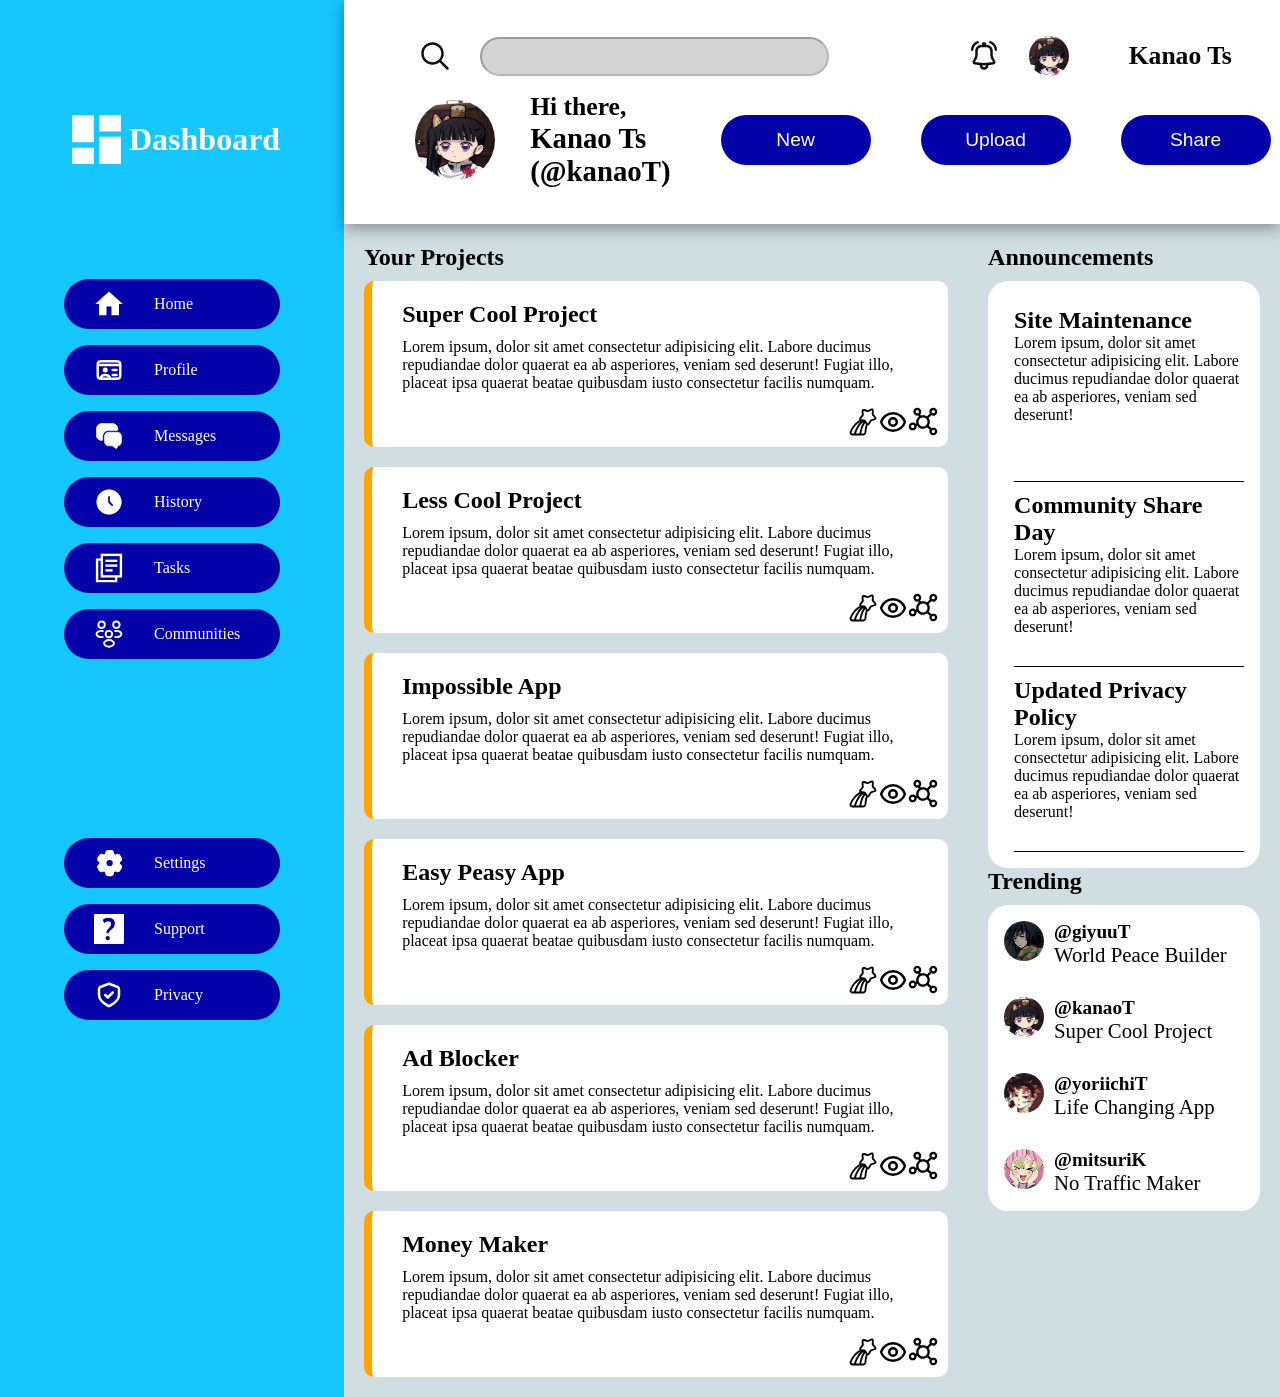
<file: index.html>
<!DOCTYPE html>
<html lang="en">
<head>
    <meta charset="UTF-8">
    <meta name="viewport" content="width=device-width, initial-scale=1.0">
    <link rel="stylesheet" href="css/style.css">
    <title>Admin Dashboard</title>
</head>
<body>
    <main>
        <nav>
            <ul class="logo">
                <li>
                <img src="images/icons/sidebar-svg/dashboard.svg">
                <h1>Dashboard</h1>
                </li>
            </ul>
            <ul class="middle">
                <li>
                    <img class="resize" src="images/icons/sidebar-svg/home.svg">
                    <p>Home</p>
                </li>
                <li>
                    <img class="resize" src="images/icons/sidebar-svg/id.svg">
                    <p>Profile</p>
                </li>
                <li>
                    <img class="resize" src="images/icons/sidebar-svg/messages.svg">
                    <p>Messages</p>
                </li>
                <li>
                    <img class="resize" src="images/icons/sidebar-svg/clock.png">
                    <p>History</p>
                </li>
                <li>
                    <img class="resize" src="images/icons/sidebar-svg/tasks.svg">
                    <p>Tasks</p>
                </li>
                <li>
                    <img class="resize" src="images/icons/sidebar-svg/communities.svg">
                    <p>Communities</p>
                </li>
            </ul>
            <ul class="bottom">
                <li>
                    <img class="resize" src="images/icons/sidebar-svg/settings.svg">
                    <p>Settings</p>
                </li>
                <li>
                    <img class="resize" src="images/icons/sidebar-svg/support.svg">
                    <p>Support</p>
                </li>
                <li>
                    <img class="resize" src="images/icons/sidebar-svg/privacy.svg">
                    <p>Privacy</p>
                </li>
                <li>
            </ul>
        </nav>
        <header>
            <div class="header-top">
                <img class="resize" src="images/icons/header-svg/search.svg">
                <input type="text" class="input" disabled>
                <img class="resize" src="images/icons/header-svg/alert.svg">
                <img class="pfp" src="images/icons/pfp/kanao.jfif">
                <p>Kanao Ts</p>
            </div>
            <div class="header-bottom">
                <img class="pfp2" src="images/icons/pfp/kanao.jfif">
                <div class="welcome">
                    <h6>Hi there,</h6>
                    <p>Kanao Ts (@kanaoT)</p>
                </div>
                <div class="btn">
                <button class="button">New</button>
                <button class="button">Upload</button>
                <button class="button">Share</button>
            </div>
            </div>
        </header>
        <section class="project-section">
            <h2>Your Projects</h2>

            <div class="projects">
            <div class="project">
                <h2>Super Cool Project</h2>
                <p>Lorem ipsum, dolor sit amet consectetur adipisicing 
                elit. Labore ducimus repudiandae dolor quaerat ea ab asperiores, 
                veniam sed deserunt! Fugiat illo, placeat ipsa quaerat beatae 
                quibusdam iusto consectetur facilis numquam.</p>
                <div class="images">
                <img class="resize" src="images/icons/maincontainer-svg/star.svg">
                <img class="resize" src="images/icons/maincontainer-svg/eye.svg">
                <img class="resize" src="images/icons/maincontainer-svg/network.svg">
                </div>
            </div>

            <div class="project">
                <h2>Less Cool Project</h2>
                <p>Lorem ipsum, dolor sit amet consectetur adipisicing 
                elit. Labore ducimus repudiandae dolor quaerat ea ab asperiores, 
                veniam sed deserunt! Fugiat illo, placeat ipsa quaerat beatae 
                quibusdam iusto consectetur facilis numquam.</p>
                <div class="images">
                <img class="resize" src="images/icons/maincontainer-svg/star.svg">
                <img class="resize" src="images/icons/maincontainer-svg/eye.svg">
                <img class="resize" src="images/icons/maincontainer-svg/network.svg">
                </div>
            </div>

            <div class="project">
                <h2>Impossible App</h2>
                <p>Lorem ipsum, dolor sit amet consectetur adipisicing 
                elit. Labore ducimus repudiandae dolor quaerat ea ab asperiores, 
                veniam sed deserunt! Fugiat illo, placeat ipsa quaerat beatae 
                quibusdam iusto consectetur facilis numquam.</p>
                <div class="images">
                <img class="resize" src="images/icons/maincontainer-svg/star.svg">
                <img class="resize" src="images/icons/maincontainer-svg/eye.svg">
                <img class="resize" src="images/icons/maincontainer-svg/network.svg">
                </div>
            </div>

            <div class="project">
                <h2>Easy Peasy App</h2>
                <p>Lorem ipsum, dolor sit amet consectetur adipisicing 
                elit. Labore ducimus repudiandae dolor quaerat ea ab asperiores, 
                veniam sed deserunt! Fugiat illo, placeat ipsa quaerat beatae 
                quibusdam iusto consectetur facilis numquam.</p>
                <div class="images">
                <img class="resize" src="images/icons/maincontainer-svg/star.svg">
                <img class="resize" src="images/icons/maincontainer-svg/eye.svg">
                <img class="resize" src="images/icons/maincontainer-svg/network.svg">
                </div>
            </div>

            <div class="project">
                <h2>Ad Blocker</h2>
                <p>Lorem ipsum, dolor sit amet consectetur adipisicing 
                elit. Labore ducimus repudiandae dolor quaerat ea ab asperiores, 
                veniam sed deserunt! Fugiat illo, placeat ipsa quaerat beatae 
                quibusdam iusto consectetur facilis numquam.</p>
                <div class="images">
                <img class="resize" src="images/icons/maincontainer-svg/star.svg">
                <img class="resize" src="images/icons/maincontainer-svg/eye.svg">
                <img class="resize" src="images/icons/maincontainer-svg/network.svg">
                </div>  
            </div>

            <div class="project">
                <h2>Money Maker</h2>
                <p>Lorem ipsum, dolor sit amet consectetur adipisicing 
                elit. Labore ducimus repudiandae dolor quaerat ea ab asperiores, 
                veniam sed deserunt! Fugiat illo, placeat ipsa quaerat beatae 
                quibusdam iusto consectetur facilis numquam.</p>
                <div class="images">
                <img class="resize" src="images/icons/maincontainer-svg/star.svg">
                <img class="resize" src="images/icons/maincontainer-svg/eye.svg">
                <img class="resize" src="images/icons/maincontainer-svg/network.svg">
                </div>
            </div>
        </div>
        </section>
        <section class="right-side">
            <div class="main-right-top">
                <div class="title">
                <h2>Announcements</h2>
                </div>
    
                <div class="announcements">
                    <div class="card-one">
                    <h2>Site Maintenance</h2>
                    <p>Lorem ipsum, dolor sit amet consectetur adipisicing 
                        elit. Labore ducimus repudiandae dolor quaerat ea ab asperiores, 
                        veniam sed deserunt!</p>
                    </div>

                    <div class="card-two">
                    <h2>Community Share Day</h2>
                    <p>Lorem ipsum, dolor sit amet consectetur adipisicing 
                            elit. Labore ducimus repudiandae dolor quaerat ea ab asperiores, 
                            veniam sed deserunt!</p>
                    </div>
                    
                    <div class="card-three">
                    <h2>Updated Privacy Policy</h2>
                    <p>Lorem ipsum, dolor sit amet consectetur adipisicing 
                                elit. Labore ducimus repudiandae dolor quaerat ea ab asperiores, 
                                veniam sed deserunt!</p>
                    </div>
                </div>
                
            </div>
    
            <div class="main-right-bottom">
                <div class="title">
                <h2>Trending</h2>
                </div>
    
                <div class="people">
                <div class="user">
                <img class="pfp" src="images/icons/pfp/giyuu.jpg">
                <div class="names">
                    <h6>@giyuuT</h6>
                    <p>World Peace Builder</p>
                </div>
                </div>
    
                <div class="user">
                <img class="pfp" src="images/icons/pfp/kanao.jfif">
                <div class="names">
                    <h6>@kanaoT</h6>
                    <p>Super Cool Project</p>
                </div>
                </div>
    
                <div class="user">
                <img class="pfp" src="images/icons/pfp/yoriichi.jpg">
                <div class="names">
                    <h6>@yoriichiT</h6>
                    <p>Life Changing App</p>
                </div>
                </div>
    
                <div class="user">
                <img class="pfp" src="images/icons/pfp/kanroji.jpg">
                <div class="names">
                    <h6>@mitsuriK</h6>
                    <p>No Traffic Maker</p>
                </div>
                </div>
                </div>
                
            </div>
        </section>
    </main>
    
</body>
</html>
</file>
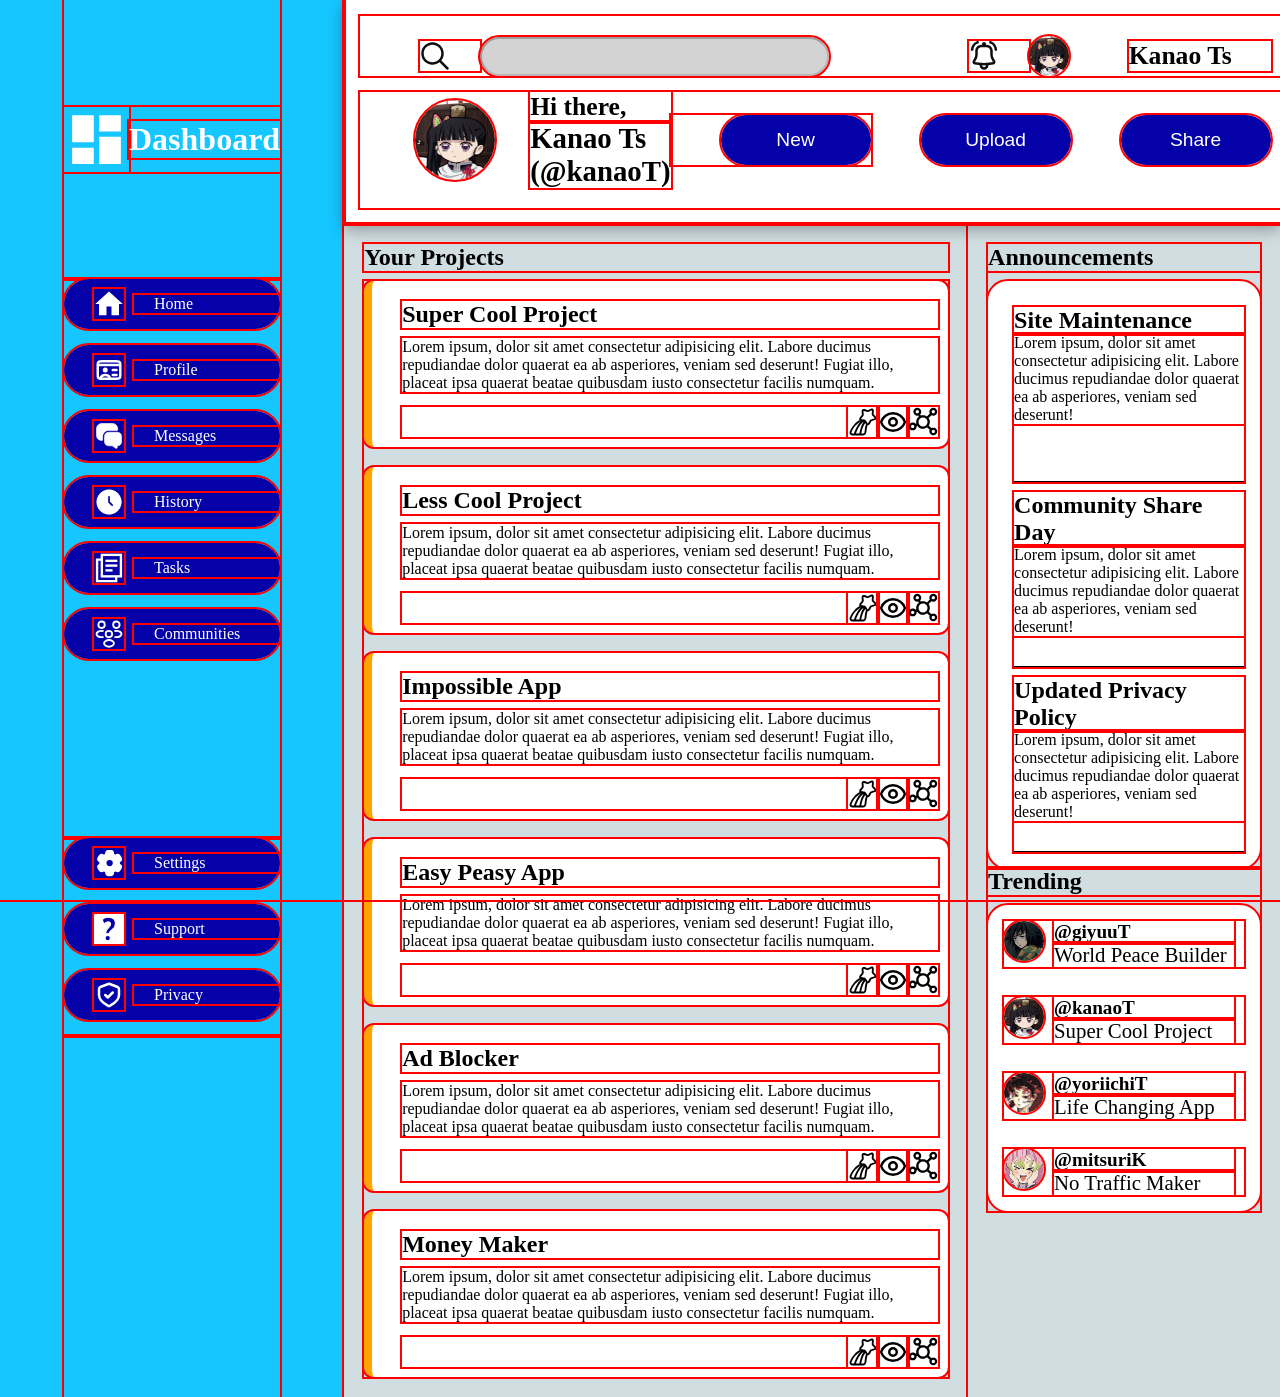
<file: index2.html>
<!DOCTYPE html>
<html lang="en">
<head>
    <meta charset="UTF-8">
    <meta name="viewport" content="width=device-width, initial-scale=1.0">
    <link rel="stylesheet" href="css/style2.css">
    <title>Admin Dashboard</title>
</head>
<body>
    <main>
        <nav>
            <ul class="logo">
                <li>
                <img src="images/icons/sidebar-svg/dashboard.svg">
                <h1>Dashboard</h1>
                </li>
            </ul>
            <ul class="middle">
                <li>
                    <img class="resize" src="images/icons/sidebar-svg/home.svg">
                    <p>Home</p>
                </li>
                <li>
                    <img class="resize" src="images/icons/sidebar-svg/id.svg">
                    <p>Profile</p>
                </li>
                <li>
                    <img class="resize" src="images/icons/sidebar-svg/messages.svg">
                    <p>Messages</p>
                </li>
                <li>
                    <img class="resize" src="images/icons/sidebar-svg/clock.png">
                    <p>History</p>
                </li>
                <li>
                    <img class="resize" src="images/icons/sidebar-svg/tasks.svg">
                    <p>Tasks</p>
                </li>
                <li>
                    <img class="resize" src="images/icons/sidebar-svg/communities.svg">
                    <p>Communities</p>
                </li>
            </ul>
            <ul class="bottom">
                <li>
                    <img class="resize" src="images/icons/sidebar-svg/settings.svg">
                    <p>Settings</p>
                </li>
                <li>
                    <img class="resize" src="images/icons/sidebar-svg/support.svg">
                    <p>Support</p>
                </li>
                <li>
                    <img class="resize" src="images/icons/sidebar-svg/privacy.svg">
                    <p>Privacy</p>
                </li>
                <li>
            </ul>
        </nav>
        <header>
            <div class="header-top">
                <img class="resize" src="images/icons/header-svg/search.svg">
                <input type="text" class="input" disabled>
                <img class="resize" src="images/icons/header-svg/alert.svg">
                <img class="pfp" src="images/icons/pfp/kanao.jfif">
                <p>Kanao Ts</p>
            </div>
            <div class="header-bottom">
                <img class="pfp2" src="images/icons/pfp/kanao.jfif">
                <div class="welcome">
                    <h6>Hi there,</h6>
                    <p>Kanao Ts (@kanaoT)</p>
                </div>
                <div class="btn">
                <button class="button">New</button>
                <button class="button">Upload</button>
                <button class="button">Share</button>
            </div>
            </div>
        </header>
        <section class="project-section">
            <h2>Your Projects</h2>

            <div class="projects">
            <div class="project">
                <h2>Super Cool Project</h2>
                <p>Lorem ipsum, dolor sit amet consectetur adipisicing 
                elit. Labore ducimus repudiandae dolor quaerat ea ab asperiores, 
                veniam sed deserunt! Fugiat illo, placeat ipsa quaerat beatae 
                quibusdam iusto consectetur facilis numquam.</p>
                <div class="images">
                <img class="resize" src="images/icons/maincontainer-svg/star.svg">
                <img class="resize" src="images/icons/maincontainer-svg/eye.svg">
                <img class="resize" src="images/icons/maincontainer-svg/network.svg">
                </div>
            </div>

            <div class="project">
                <h2>Less Cool Project</h2>
                <p>Lorem ipsum, dolor sit amet consectetur adipisicing 
                elit. Labore ducimus repudiandae dolor quaerat ea ab asperiores, 
                veniam sed deserunt! Fugiat illo, placeat ipsa quaerat beatae 
                quibusdam iusto consectetur facilis numquam.</p>
                <div class="images">
                <img class="resize" src="images/icons/maincontainer-svg/star.svg">
                <img class="resize" src="images/icons/maincontainer-svg/eye.svg">
                <img class="resize" src="images/icons/maincontainer-svg/network.svg">
                </div>
            </div>

            <div class="project">
                <h2>Impossible App</h2>
                <p>Lorem ipsum, dolor sit amet consectetur adipisicing 
                elit. Labore ducimus repudiandae dolor quaerat ea ab asperiores, 
                veniam sed deserunt! Fugiat illo, placeat ipsa quaerat beatae 
                quibusdam iusto consectetur facilis numquam.</p>
                <div class="images">
                <img class="resize" src="images/icons/maincontainer-svg/star.svg">
                <img class="resize" src="images/icons/maincontainer-svg/eye.svg">
                <img class="resize" src="images/icons/maincontainer-svg/network.svg">
                </div>
            </div>

            <div class="project">
                <h2>Easy Peasy App</h2>
                <p>Lorem ipsum, dolor sit amet consectetur adipisicing 
                elit. Labore ducimus repudiandae dolor quaerat ea ab asperiores, 
                veniam sed deserunt! Fugiat illo, placeat ipsa quaerat beatae 
                quibusdam iusto consectetur facilis numquam.</p>
                <div class="images">
                <img class="resize" src="images/icons/maincontainer-svg/star.svg">
                <img class="resize" src="images/icons/maincontainer-svg/eye.svg">
                <img class="resize" src="images/icons/maincontainer-svg/network.svg">
                </div>
            </div>

            <div class="project">
                <h2>Ad Blocker</h2>
                <p>Lorem ipsum, dolor sit amet consectetur adipisicing 
                elit. Labore ducimus repudiandae dolor quaerat ea ab asperiores, 
                veniam sed deserunt! Fugiat illo, placeat ipsa quaerat beatae 
                quibusdam iusto consectetur facilis numquam.</p>
                <div class="images">
                <img class="resize" src="images/icons/maincontainer-svg/star.svg">
                <img class="resize" src="images/icons/maincontainer-svg/eye.svg">
                <img class="resize" src="images/icons/maincontainer-svg/network.svg">
                </div>  
            </div>

            <div class="project">
                <h2>Money Maker</h2>
                <p>Lorem ipsum, dolor sit amet consectetur adipisicing 
                elit. Labore ducimus repudiandae dolor quaerat ea ab asperiores, 
                veniam sed deserunt! Fugiat illo, placeat ipsa quaerat beatae 
                quibusdam iusto consectetur facilis numquam.</p>
                <div class="images">
                <img class="resize" src="images/icons/maincontainer-svg/star.svg">
                <img class="resize" src="images/icons/maincontainer-svg/eye.svg">
                <img class="resize" src="images/icons/maincontainer-svg/network.svg">
                </div>
            </div>
        </div>
        </section>
        <section class="right-side">
            <div class="main-right-top">
                <div class="title">
                <h2>Announcements</h2>
                </div>
    
                <div class="announcements">
                    <div class="card-one">
                    <h2>Site Maintenance</h2>
                    <p>Lorem ipsum, dolor sit amet consectetur adipisicing 
                        elit. Labore ducimus repudiandae dolor quaerat ea ab asperiores, 
                        veniam sed deserunt!</p>
                    </div>

                    <div class="card-two">
                    <h2>Community Share Day</h2>
                    <p>Lorem ipsum, dolor sit amet consectetur adipisicing 
                            elit. Labore ducimus repudiandae dolor quaerat ea ab asperiores, 
                            veniam sed deserunt!</p>
                    </div>
                    
                    <div class="card-three">
                    <h2>Updated Privacy Policy</h2>
                    <p>Lorem ipsum, dolor sit amet consectetur adipisicing 
                                elit. Labore ducimus repudiandae dolor quaerat ea ab asperiores, 
                                veniam sed deserunt!</p>
                    </div>
                </div>
                
            </div>
    
            <div class="main-right-bottom">
                <div class="title">
                <h2>Trending</h2>
                </div>
    
                <div class="people">
                <div class="user">
                <img class="pfp" src="images/icons/pfp/giyuu.jpg">
                <div class="names">
                    <h6>@giyuuT</h6>
                    <p>World Peace Builder</p>
                </div>
                </div>
    
                <div class="user">
                <img class="pfp" src="images/icons/pfp/kanao.jfif">
                <div class="names">
                    <h6>@kanaoT</h6>
                    <p>Super Cool Project</p>
                </div>
                </div>
    
                <div class="user">
                <img class="pfp" src="images/icons/pfp/yoriichi.jpg">
                <div class="names">
                    <h6>@yoriichiT</h6>
                    <p>Life Changing App</p>
                </div>
                </div>
    
                <div class="user">
                <img class="pfp" src="images/icons/pfp/kanroji.jpg">
                <div class="names">
                    <h6>@mitsuriK</h6>
                    <p>No Traffic Maker</p>
                </div>
                </div>
                </div>
                
            </div>
        </section>
    </main>
    
</body>
</html>
</file>
<file: css/style.css>
*{
    padding: 0;
    margin: 0;
    /* outline: 2px solid red; */
}

.resize{
    height: 30px;
}

.pfp{
    height: 40px;
    width: 40px;
    border-radius: 50%;
}

.pfp2{
    height: 80px;
    width: 80px;
    border-radius: 50%;
    justify-self: center;
}

main{
    height: 100vh;
    display: grid;
    grid-template-columns: 1fr 4fr 2fr;
    grid-template-rows: 1fr 6fr;


}

nav{
    grid-area: 1/1/3/2;
    /* gap: 5rem; */
    display: grid;
    grid-template-rows: 1fr 2fr 2fr;
    padding: 0 4rem 0 4rem;
    background-color: #16c6ff;
    color: white;
}

nav .logo{
    display: grid;
    grid-template-columns: auto auto;
    align-items: center;
}

nav .logo li{
    display: grid;
    grid-template-columns: auto auto;
    align-items: center;
}

nav h1{
    display: grid;
    font-size: 2em;
}

nav .middle, nav .bottom{
    list-style: none;
    gap: 1rem;
}

nav .middle{
    display: grid;
    grid-template-rows: repeat(6, 50px);
}

nav .middle li{
    display: grid;
    grid-template-columns: 40px auto;
    align-items: center;
    padding-left: 30px;
    background-color: rgb(3, 1, 167);
    border-radius: 50px;
}

nav .middle li p{
    padding-left: 20px;
}

nav .bottom{
    display: grid;
    grid-template-rows: repeat(3, 50px) 0px;
}

nav .bottom li{
    display: grid;
    grid-template-columns: 40px auto;
    align-items: center;
    padding-left: 30px;
    background-color: rgb(3, 1, 167);
    border-radius: 50px;
}

nav .bottom li p{
    padding-left: 20px;
}

header{
    grid-area: 1/2/2/4;
    display: grid;
    gap: 1rem;
    padding: 1rem;
    box-shadow: rgba(0, 0, 0, 0.35) 0px 5px 15px;
    z-index: 0;

}

.header-top{
    display: grid;
    grid-template-columns: 100px .9fr 200px 100px auto;
    align-items: center;
    padding: 20px 20px 0 20px;
}

.header-top .input{
    height: 35px;
    border-radius: 20px;
    background-color: lightgray;
}

.header-top .resize{
    justify-self: end;
    padding-right: 30px;
}

.header-top p{
    font-size: 1.6em;
    font-weight: bolder;
}

.header-bottom{
    display: grid;
    grid-template-columns: 150px .9fr repeat(3, 200px) auto;
    align-items: center;
    padding: 0 20px 20px 20px;
    
}

.header-bottom h6{
    font-size: 1.6em;
}

.header-bottom p{
    font-weight: bolder;
    font-size: 1.8em;
}

.header-bottom .btn{
    display: grid;
    grid-template-columns: repeat(3, 200px);
}

.header-bottom .button{
    height: 50px;
    width: 150px;
    border-radius: 40px;
    color: white;
    background-color: rgb(3, 1, 167);
    border: none;
    font-size: 1.2em;
    justify-self: end;
}

.project-section{
    padding: 20px;
    background-color: #d0dee1;
}

.project-section h2{
    margin-bottom: 10px;
}
.projects{
    grid-area: 2/2/3/3;
    display: grid;
    grid-template-rows: .3fr repeat(3, 1fr);
    grid-template-columns: repeat(auto-fit, minmax(300px, 1fr));
    gap:20px;
}

.projects .project{
    background-color: white;
    padding:  20px 10px 10px 30px;
    border-left: 8px solid orange;
    border-radius: 10px;
}

.projects .project .images{
    display: grid;
    grid-template-columns: repeat(3, 30px);
    justify-content: end;
}

.projects .project p{
    margin-bottom: 15px;
}
.right-side{
    grid-area: 2/3/3/4;
    padding: 20px;
    background-color: #d0dee1;
}



.main-right-top .title, .main-right-bottom .title{
    margin-bottom: 10px;
}

.main-right-top .announcements{
    display: grid;
    grid-template-columns: auto;
    grid-template-rows: repeat(3, 1fr);
    padding: 1rem;
    background-color: white;
    border-radius: 20px;

}


.main-right-bottom .people{
    display: grid;
    grid-template-rows: repeat(4,1fr);
    gap: 30px;
    background-color: white;
    border-radius: 20px;
    padding: 1rem;
}

.main-right-bottom .people .user{
    display: grid;
    grid-template-columns: 50px 180px;
    align-self: center;
}

.main-right-bottom .names h6{
    font-size: 1.2rem;
}

.main-right-bottom .names p{
    font-size: 1.3rem;
}
.card-one, .card-two, .card-three{
    border-bottom: 1px solid black;
    margin: 10px 0px 0px 10px;
}

.card-one p, .card-two p, .card-three p{
    margin-bottom: 30px;
}

main .logo img{
    height: 65px;
}
</file>
<file: css/style2.css>
*{
    padding: 0;
    margin: 0;
    outline: 2px solid red;
}

.resize{
    height: 30px;
}

.pfp{
    height: 40px;
    width: 40px;
    border-radius: 50%;
}

.pfp2{
    height: 80px;
    width: 80px;
    border-radius: 50%;
    justify-self: center;
}

main{
    height: 100vh;
    display: grid;
    grid-template-columns: 1fr 4fr 2fr;
    grid-template-rows: 1fr 6fr;


}

nav{
    grid-area: 1/1/3/2;
    /* gap: 5rem; */
    display: grid;
    grid-template-rows: 1fr 2fr 2fr;
    padding: 0 4rem 0 4rem;
    background-color: #16c6ff;
    color: white;
}

nav .logo{
    display: grid;
    grid-template-columns: auto auto;
    align-items: center;
}

nav .logo li{
    display: grid;
    grid-template-columns: auto auto;
    align-items: center;
}

nav h1{
    display: grid;
    font-size: 2em;
}

nav .middle, nav .bottom{
    list-style: none;
    gap: 1rem;
}

nav .middle{
    display: grid;
    grid-template-rows: repeat(6, 50px);
}

nav .middle li{
    display: grid;
    grid-template-columns: 40px auto;
    align-items: center;
    padding-left: 30px;
    background-color: rgb(3, 1, 167);
    border-radius: 50px;
}

nav .middle li p{
    padding-left: 20px;
}

nav .bottom{
    display: grid;
    grid-template-rows: repeat(3, 50px) 0px;
}

nav .bottom li{
    display: grid;
    grid-template-columns: 40px auto;
    align-items: center;
    padding-left: 30px;
    background-color: rgb(3, 1, 167);
    border-radius: 50px;
}

nav .bottom li p{
    padding-left: 20px;
}

header{
    grid-area: 1/2/2/4;
    display: grid;
    gap: 1rem;
    padding: 1rem;
    box-shadow: rgba(0, 0, 0, 0.35) 0px 5px 15px;
    z-index: 0;

}

.header-top{
    display: grid;
    grid-template-columns: 100px .9fr 200px 100px auto;
    align-items: center;
    padding: 20px 20px 0 20px;
}

.header-top .input{
    height: 35px;
    border-radius: 20px;
    background-color: lightgray;
}

.header-top .resize{
    justify-self: end;
    padding-right: 30px;
}

.header-top p{
    font-size: 1.6em;
    font-weight: bolder;
}

.header-bottom{
    display: grid;
    grid-template-columns: 150px .9fr repeat(3, 200px) auto;
    align-items: center;
    padding: 0 20px 20px 20px;
    
}

.header-bottom h6{
    font-size: 1.6em;
}

.header-bottom p{
    font-weight: bolder;
    font-size: 1.8em;
}

.header-bottom .btn{
    display: grid;
    grid-template-columns: repeat(3, 200px);
}

.header-bottom .button{
    height: 50px;
    width: 150px;
    border-radius: 40px;
    color: white;
    background-color: rgb(3, 1, 167);
    border: none;
    font-size: 1.2em;
    justify-self: end;
}

.project-section{
    padding: 20px;
    background-color: #d0dee1;
}

.project-section h2{
    margin-bottom: 10px;
}
.projects{
    grid-area: 2/2/3/3;
    display: grid;
    grid-template-rows: .3fr repeat(3, 1fr);
    grid-template-columns: repeat(auto-fit, minmax(300px, 1fr));
    gap:20px;
}

.projects .project{
    background-color: white;
    padding:  20px 10px 10px 30px;
    border-left: 8px solid orange;
    border-radius: 10px;
}

.projects .project .images{
    display: grid;
    grid-template-columns: repeat(3, 30px);
    justify-content: end;
}

.projects .project p{
    margin-bottom: 15px;
}
.right-side{
    grid-area: 2/3/3/4;
    padding: 20px;
    background-color: #d0dee1;
}



.main-right-top .title, .main-right-bottom .title{
    margin-bottom: 10px;
}

.main-right-top .announcements{
    display: grid;
    grid-template-columns: auto;
    grid-template-rows: repeat(3, 1fr);
    padding: 1rem;
    background-color: white;
    border-radius: 20px;

}


.main-right-bottom .people{
    display: grid;
    grid-template-rows: repeat(4,1fr);
    gap: 30px;
    background-color: white;
    border-radius: 20px;
    padding: 1rem;
}

.main-right-bottom .people .user{
    display: grid;
    grid-template-columns: 50px 180px;
    align-self: center;
}

.main-right-bottom .names h6{
    font-size: 1.2rem;
}

.main-right-bottom .names p{
    font-size: 1.3rem;
}
.card-one, .card-two, .card-three{
    border-bottom: 1px solid black;
    margin: 10px 0px 0px 10px;
}

.card-one p, .card-two p, .card-three p{
    margin-bottom: 30px;
}

main .logo img{
    height: 65px;
}
</file>
